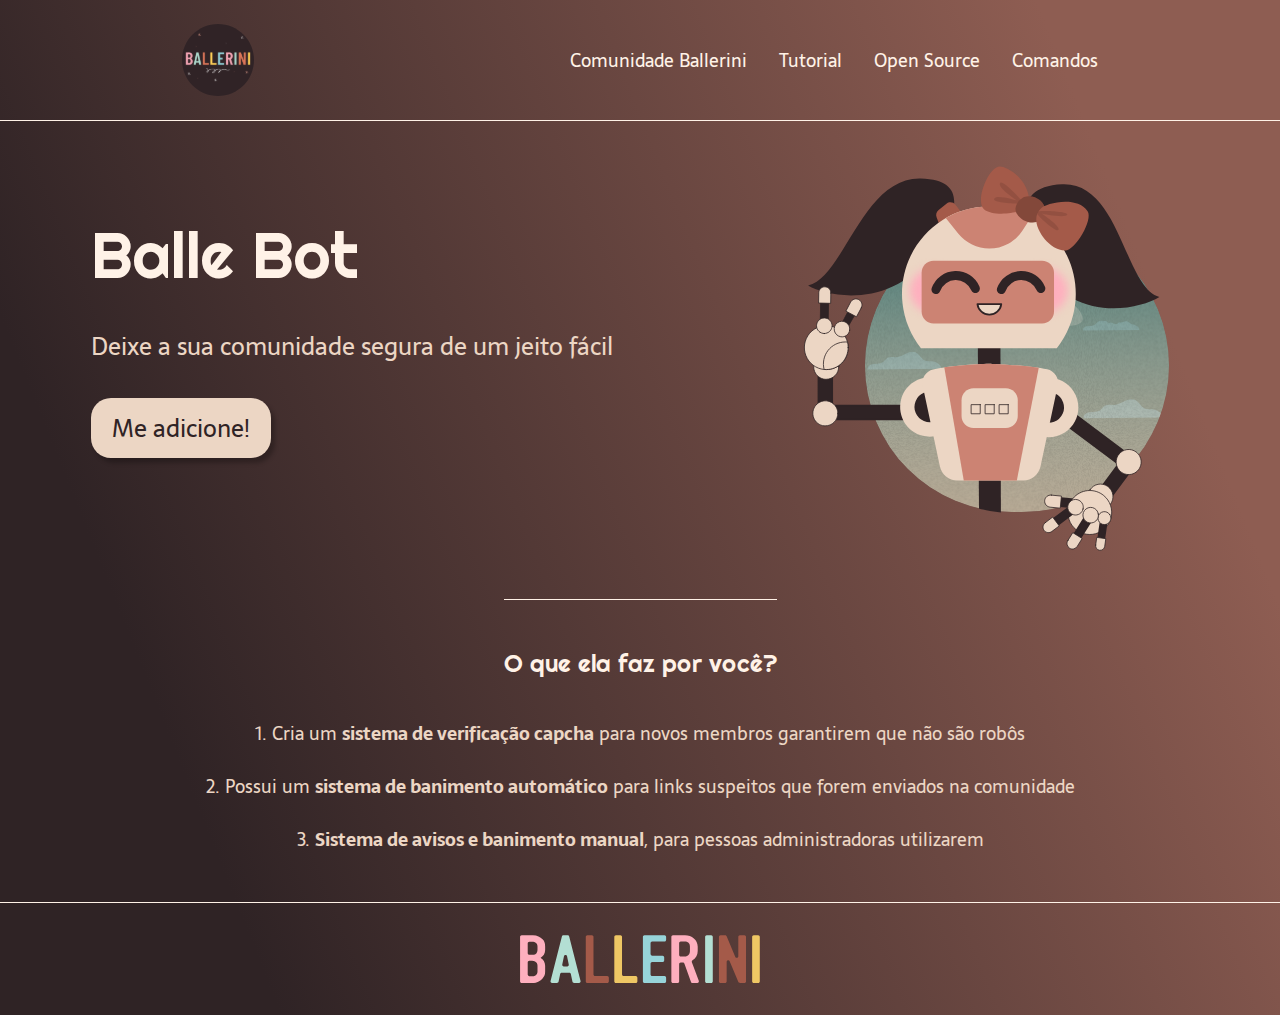
<file: index.html>
<!DOCTYPE html>
<html lang="pt-BR">
  <head>
    <meta charset="UTF-8" />
    <meta name="viewport" content="width=device-width, initial-scale=1.0" />
    <meta
      name="description"
      content="Um bot que irá moderar e deixar a sua comunidade segura de um jeito fácil"
    />
    <title>Balle Bot - Modere a sua comunidade do Discord</title>
    <link rel="stylesheet" type="text/css" href="style.css" />
  </head>

  <body>
    <header class="cabecalho">
      <img class="cabecalho-imagem" src="./logo.svg" alt="Logo da comunidade Ballerini"/>
      <nav class="cabecalho-menu">
        <a class="cabecalho-menu-item" href="https://discord.gg/wagxzStdcR">Comunidade Ballerini</a>
        <a class="cabecalho-menu-item">Tutorial</a>
        <a class="cabecalho-menu-item">Open Source</a>
        <a class="cabecalho-menu-item">Comandos</a>
      </nav>
    </header>

    <main class="conteudo">
      <section class="conteudo-principal">
        <div class="conteudo-principal-escrito">
          <h1 class="conteudo-principal-escrito-titulo">Balle Bot</h1>
          <h2 class="conteudo-principal-escrito-subtitulo">
            Deixe a sua comunidade segura de um jeito fácil
          </h2>
          <button class="conteudo-principal-escrito-botao">Me adicione!</button>
        </div>
        <img
          class="conteudo-principal-imagem"
          src="./ballebot.svg"
          alt="Imagem da Balle Bot"
        />
      </section>

      <section class="conteudo-secundario">
        <h3 class="conteudo-secundario-titulo">O que ela faz por você?</h3>
        <p class="conteudo-secundario-paragrafo">
          1. Cria um <b>sistema de verificação capcha</b> para novos membros
          garantirem que não são robôs
        </p>
        <p class="conteudo-secundario-paragrafo">
          2. Possui um <b>sistema de banimento automático</b> para links
          suspeitos que forem enviados na comunidade
        </p>
        <p class="conteudo-secundario-paragrafo">
          3. <b>Sistema de avisos e banimento manual</b>, para pessoas
          administradoras utilizarem
        </p>
      </section>
    </main>

    <footer class="rodape">
      <img class="rodape-imagem" src="./ballerini.svg" alt="Imagem do rodapé" />
    </footer>
  </body>
</html>
</file>
<file: style.css>
@import url('https://fonts.googleapis.com/css2?family=Righteous&family=Sarala:wght@400;700&display=swap');

*{
   margin: 0;
   padding:0; 
   box-sizing: border-box;
   text-decoration: none;
}

body {
    font-size: 100%;
    background: linear-gradient(68.15deg, #2F2325 16.62%, #8E5D52 85.61%);
}

.cabecalho {
    display: flex;
    flex-direction: row;
    align-items: center;
    justify-content: space-around;
    padding:24px;
}

.cabecalho-imagem {
    height:72px;
}

.cabecalho-menu {
    display: flex;
    gap:32px;
}
.cabecalho-menu-item {
    font-family: 'Sarala', sans-serif;
    color: #FFF2E7;
    font-weight: 400;
    font-size:18px;
}

.conteudo {
    margin-bottom: 48px;
    border-top: 0.4px solid #FFF2E7;
}

.conteudo-principal {
    display: flex;
    flex-direction: row;
    align-items: center;
    justify-content: space-around;
}

.conteudo-principal-escrito {
    display: flex;
    flex-direction: column;
    gap: 32px;
}

.conteudo-principal-escrito-titulo {
    font-family: 'Righteous', cursive;
    font-weight: 400;
    font-size: 64px;
    color: #FFF2E7;
}

.conteudo-principal-escrito-subtitulo {
    font-family: 'Sarala', sans-serif;   ;
    font-weight: 400;
    font-size:24px;
    color: #ECD6C4; 
}

.conteudo-principal-escrito-botao {
    background-color: #ECD6C4;
    width: 180px;
    height: 60px;
    border: none;
    box-shadow: 4px 5px 4px rgba(0, 0, 0, 0.25);
    border-radius: 20px;
    font-family: 'Sarala', sans-serif;
    font-weight: 400;
    font-size:24px;
    color: #2F2325;
}

.conteudo-principal-escrito-botao:hover {
background-color: rgba(236, 214, 196, 0.53);
}

.conteudo-principal-imagem {
height:430px;
}

.conteudo-secundario {
    display: flex;
    flex-direction: column;
    align-items: center;
    gap: 24px;
    margin-top: 48px;
}

.conteudo-secundario-titulo {
    border-top: 0.4px solid #FFF2E7;
    padding-top: 48px;
    font-family: 'Righteous', cursive;
    font-weight: 400;
    font-size: 24px;
    color:  #FFF2E7;
    margin-bottom: 16px;
}

.conteudo-secundario-paragrafo {
    font-family: 'Sarala', sans-serif;
    font-size: 18px;
    color: #ECD6C4;
  }

  .rodape {
    padding: 32px;
    border-top: 0.4px solid #FFF2E7;
  }

  .rodape-imagem {
    height: 48px;
    display: block;
    margin: 0 auto;
  }
</file>
